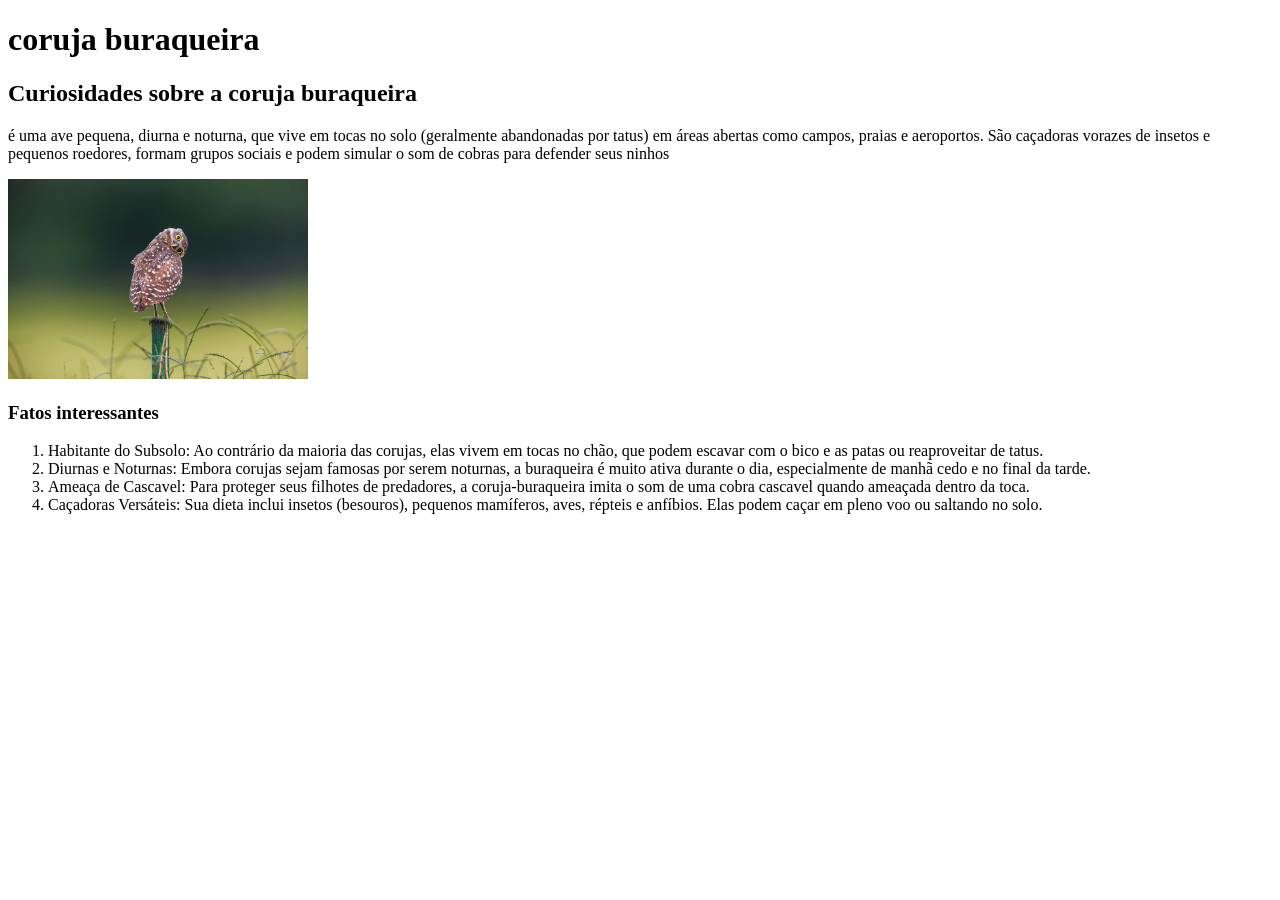
<file: index.html>
<!DOCTYPE html>
<html lang="pt-br">
<head>
    <meta charset="UTF-8">
    <meta name="viewport" content="width=device-width, initial-scale=1.0">
    <title>Curiosidades</title>
</head>
<body>
    <h1>coruja buraqueira</h1>
    <h2>Curiosidades sobre a coruja buraqueira</h2>
    <p>é uma ave pequena, diurna e noturna, que vive em tocas no solo (geralmente abandonadas por tatus) em áreas abertas como campos, praias e aeroportos. São caçadoras vorazes de insetos e pequenos roedores, formam grupos sociais e podem simular o som de cobras para defender seus ninhos</p>

    <img src="rolando-yera-R3khjVQvaQM-unsplash.jpg" alt="Imagem da coruja">

    <h3>Fatos interessantes</h3>
    <ol>
        <li>Habitante do Subsolo: Ao contrário da maioria das corujas, elas vivem em tocas no chão, que podem escavar com o bico e as patas ou reaproveitar de tatus.</li>
        <li>Diurnas e Noturnas: Embora corujas sejam famosas por serem noturnas, a buraqueira é muito ativa durante o dia, especialmente de manhã cedo e no final da tarde.</li>
        <li>Ameaça de Cascavel: Para proteger seus filhotes de predadores, a coruja-buraqueira imita o som de uma cobra cascavel quando ameaçada dentro da toca.</li>
        <li>Caçadoras Versáteis: Sua dieta inclui insetos (besouros), pequenos mamíferos, aves, répteis e anfíbios. Elas podem caçar em pleno voo ou saltando no solo.</li>
    </ol>

    <style>
        img {
            width: 300px;
            height: 200px;
        }
    </style>
</body>
</html>
</file>
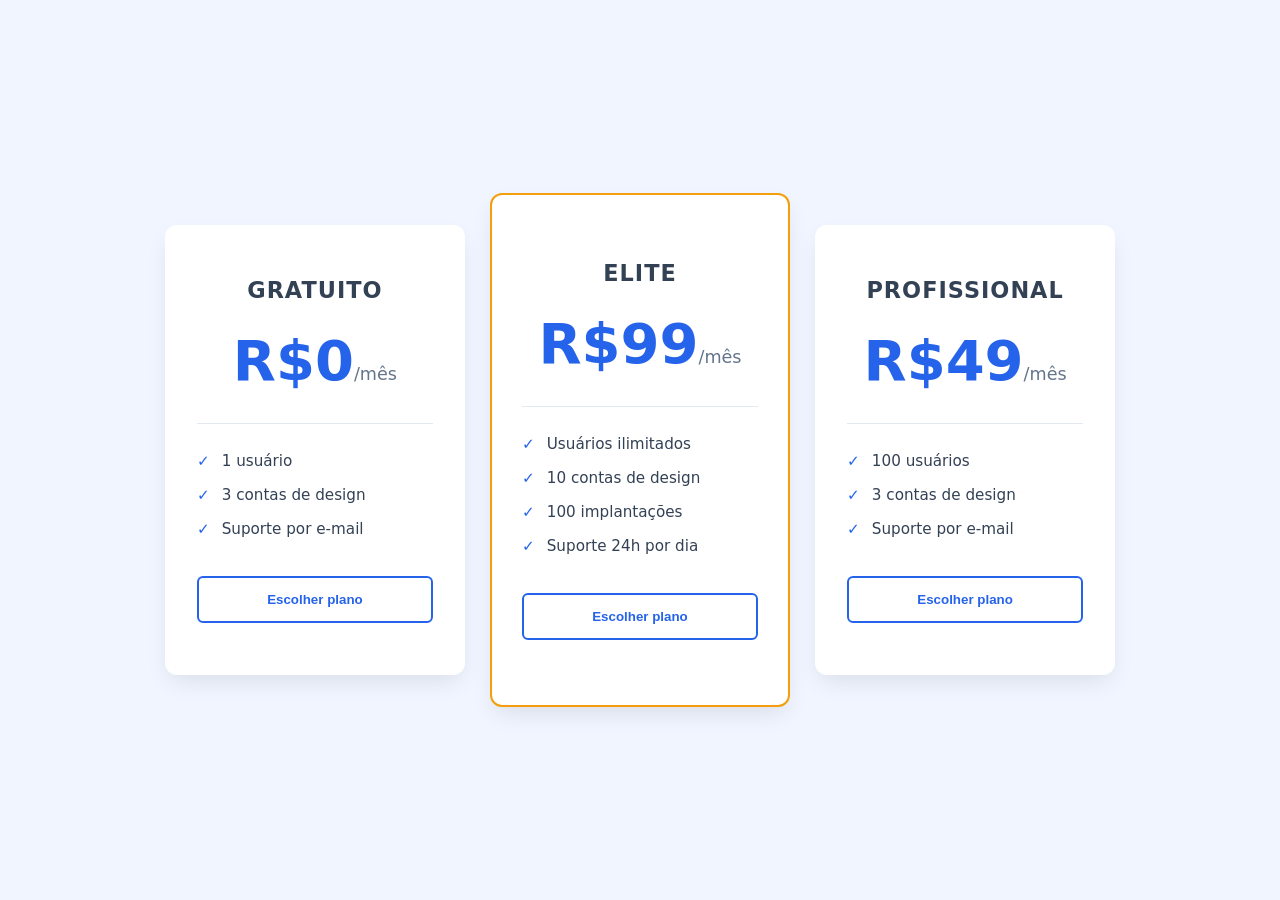
<file: cards/index.html>
<!DOCTYPE html>
<html lang="en">
<head>
    <meta charset="UTF-8">
    <meta name="viewport" content="width=device-width, initial-scale=1.0">
    <title>Cards de ofertas</title>
    <link rel="stylesheet" href="./cards.css">
</head>
<body>
    <main class="container">
        <section class="cards-wrapper">
            
            <article class="card">
                <h3>Gratuito</h3>
                <div class="preco">R$0<span>/mês</span></div>
                <ul>
                    <li>1 usuário</li>
                    <li>3 contas de design</li>
                    <li>Suporte por e-mail</li>
                </ul>
                <button type="button">Escolher plano</button>
            </article>

            <article class="card destaque">
                <h3>Elite</h3>
                <div class="preco">R$99<span>/mês</span></div>
                <ul>
                    <li>Usuários ilimitados</li>
                    <li>10 contas de design</li>
                    <li>100 implantações</li>
                    <li>Suporte 24h por dia</li>
                </ul>
                <button type="button">Escolher plano</button>
            </article>

            <article class="card">
                <h3>Profissional</h3>
                <div class="preco">R$49<span>/mês</span></div>
                <ul>
                    <li>100 usuários</li>
                    <li>3 contas de design</li>
                    <li>Suporte por e-mail</li>
                </ul>
                <button type="button">Escolher plano</button>
            </article>

        </section>
    </main>
</body>
</html>
</file>
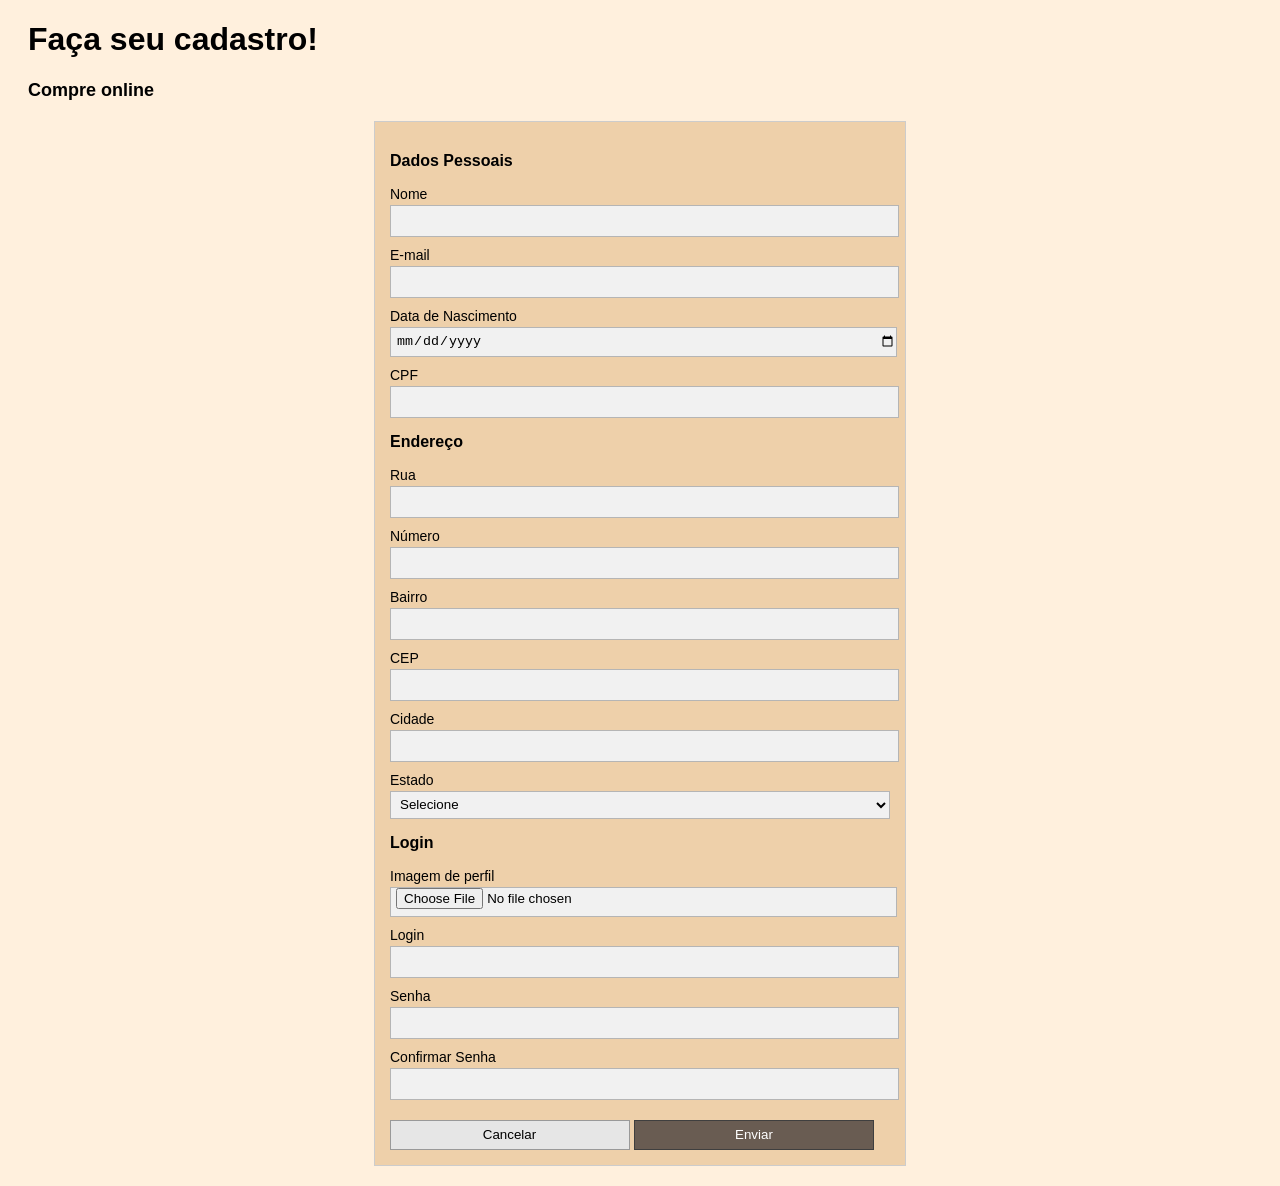
<file: forms/form-cadastro.html>
<!DOCTYPE html>
<html lang="pt-br">
<head>
    <meta charset="UTF-8">
    <meta name="viewport" content="width=device-width, initial-scale=1.0">
    <title>Document</title>
    <link rel="stylesheet" href="./css/form-cadastro.css">
</head>
<body>
    <h1>Faça seu cadastro!</h1>
    <h2>Compre online</h2>
    <form action="#">
        <div id="container">
    
            <h3>Dados Pessoais</h3>
    
            <div class="form-group">
                <label>Nome</label>
                <input type="text">
            </div>
    
            <div class="form-group">
                <label>E-mail</label>
                <input type="email">
            </div>
    
            <div class="form-group">
                <label>Data de Nascimento</label>
                <input type="date">
            </div>
    
            <div class="form-group">
                <label>CPF</label>
                <input type="text">
            </div>
    
            <h3>Endereço</h3>
    
            <div class="form-group">
                <label>Rua</label>
                <input type="text">
            </div>
    
            <div class="form-group">
                <label>Número</label>
                <input type="number">
            </div>
    
            <div class="form-group">
                <label>Bairro</label>
                <input type="text">
            </div>
    
            <div class="form-group">
                <label>CEP</label>
                <input type="text">
            </div>
    
            <div class="form-group">
                <label>Cidade</label>
                <input type="text">
            </div>
    
            <div class="form-group">
                <label>Estado</label>
                <select>
                    <option disabled selected>Selecione</option>
                    <option>Acre</option>
                    <option>Alagoas</option>
                    <option>Amapá</option>
                    <option>Amazonas</option>
                    <option>Bahia</option>
                    <option>Ceará</option>
                    <option>Distrito Federal</option>
                    <option>Espírito Santo</option>
                    <option>Goiás</option>
                    <option>Maranhão</option>
                    <option>Mato Grosso</option>
                    <option>Mato Grosso do Sul</option>
                    <option>Minas Gerais</option>
                    <option>Pará</option>
                    <option>Paraíba</option>
                    <option>Paraná</option>
                    <option>Pernambuco</option>
                    <option>Piauí</option>
                    <option>Rio de Janeiro</option>
                    <option>Rio Grande do Norte</option>
                    <option>Rio Grande do Sul</option>
                    <option>Rondônia</option>
                    <option>Roraima</option>
                    <option>Santa Catarina</option>
                    <option>São Paulo</option>
                    <option>Sergipe</option>
                    <option>Tocantins</option>
                </select>
            </div>
    
            <h3>Login</h3>

            <div class="form-group">
                <label>Imagem de perfil</label>
                <input type="file">
            </div>
    
            <div class="form-group">
                <label>Login</label>
                <input type="text">
            </div>
    
            <div class="form-group">
                <label>Senha</label>
                <input type="password">
            </div>
    
            <div class="form-group">
                <label>Confirmar Senha</label>
                <input type="password">
            </div>
    
            <div>
                <input type="reset" value="Cancelar">
                <input type="submit" value="Enviar">
            </div>
    
        </div>
    </form>
</body>
</html>
</file>
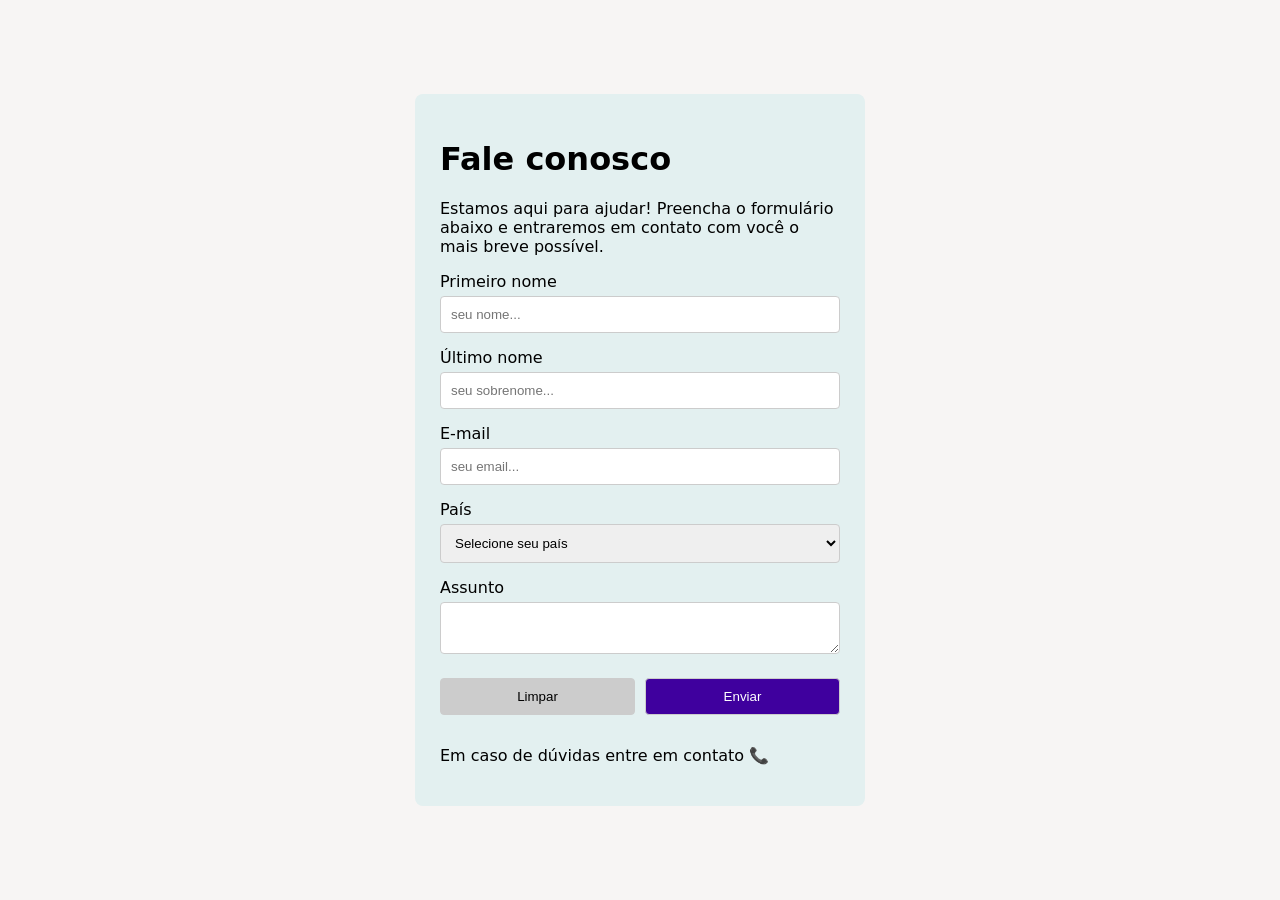
<file: forms/form-fale-conosco-flex.html>
<!DOCTYPE html>
<html lang="en">
<head>
    <meta charset="UTF-8">
    <meta name="viewport" content="width=device-width, initial-scale=1.0">
    <title>Fale conosco</title>
    <link rel="preconnect" href="https://fonts.googleapis.com" />
    <link rel="preconnect" href="https://fonts.gstatic.com" crossorigin />
    <link
      href="https://fonts.googleapis.com/css2?family=Boldonse&display=swap"
      rel="stylesheet"
    />
    <link rel="stylesheet" href="./css/fale-conosco.css">
</head>
<body>
    <div class="container">

    <header>
        <h1>Fale conosco</h1>
        <p>Estamos aqui para ajudar! Preencha o formulário abaixo e entraremos em contato com você o mais breve possível.</p>
    </header>

    <form action="#">
        <div class="form-group">
            <label for="last_name">Primeiro nome</label>
            <input 
            type="text" 
            id="name" 
            name="name" 
            placeholder="seu nome..."
            required
            maxlength="10"
            minlength="2"
            >
        </div>

        <div class="form-group">
            <label for="">Último nome</label>
            <input 
            type="text" 
            id="lest_name" 
            name="lest_name" 
            placeholder="seu sobrenome..."
            required
            maxlength="10"
            minlength="2"
            >
        </div>

        <div class="form-group">
            <label for="">E-mail</label>
        <input 
        type="email" 
        name="email" 
        id="email"
        placeholder="seu email..."
        required
        maxlength="60"
        minlength="2"
        >
        </div>

        <div class="form-group">
            <label for="">País</label>
            <select name="pais" id="pais">
                <option disabled selected>Selecione seu país</option>
                <option value="">Brasil</option>
                <option value="">Argentina</option>
                <option value="">Venezuela</option>
            </select>
        </div>

        <div class="form-group">
            <label for="">Assunto</label>
            <textarea 
            name="message" 
            id="message" 
            placeholder="Escreva aqui"
            required
            maxlength="500"
            >
        </textarea>
        </div>

        <div class="btn-container">
            <input type="reset" value="Limpar">
            <input type="submit" value="Enviar">
        </div>

        <footer class="footer-contact">
            <p>Em caso de dúvidas entre em contato 📞</p>
        </footer>
    </form>
    </div>
</body>
</html>
</file>
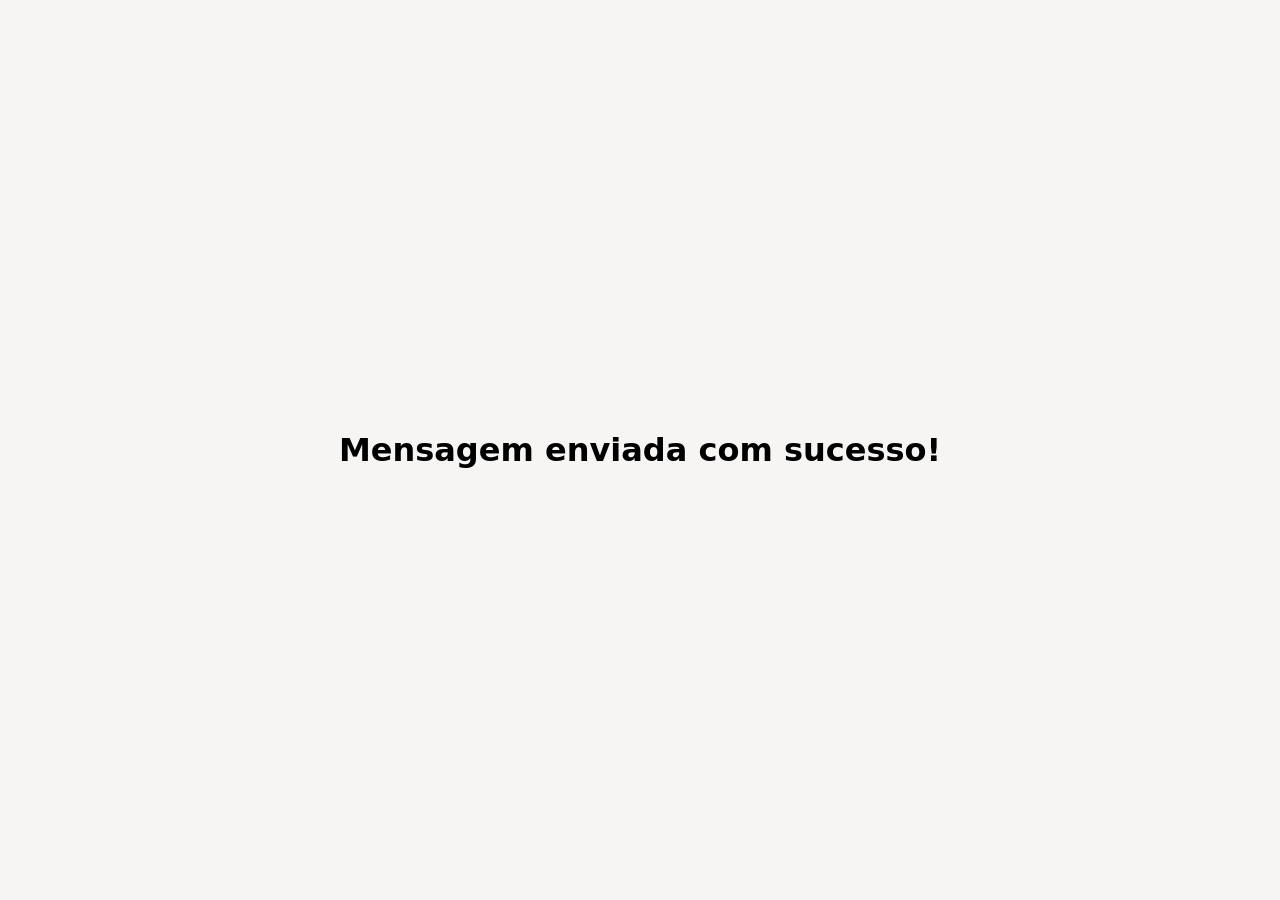
<file: forms/send-message.html>
<!DOCTYPE html>
<html lang="pt-br">
<head>
    <meta charset="UTF-8">
    <meta name="viewport" content="width=device-width, initial-scale=1.0">
    <title>Mensagem Enviada</title>
    <link rel="preconnect" href="https://fonts.googleapis.com" />
    <link rel="preconnect" href="https://fonts.gstatic.com" crossorigin />
    <link
      href="https://fonts.googleapis.com/css2?family=Boldonse&display=swap"
      rel="stylesheet"
    />
    <link rel="stylesheet" href="css/fale-conosco.css">
</head>
<body>
    <h1>Mensagem enviada com sucesso!</h1>
</body>
</html>
</file>
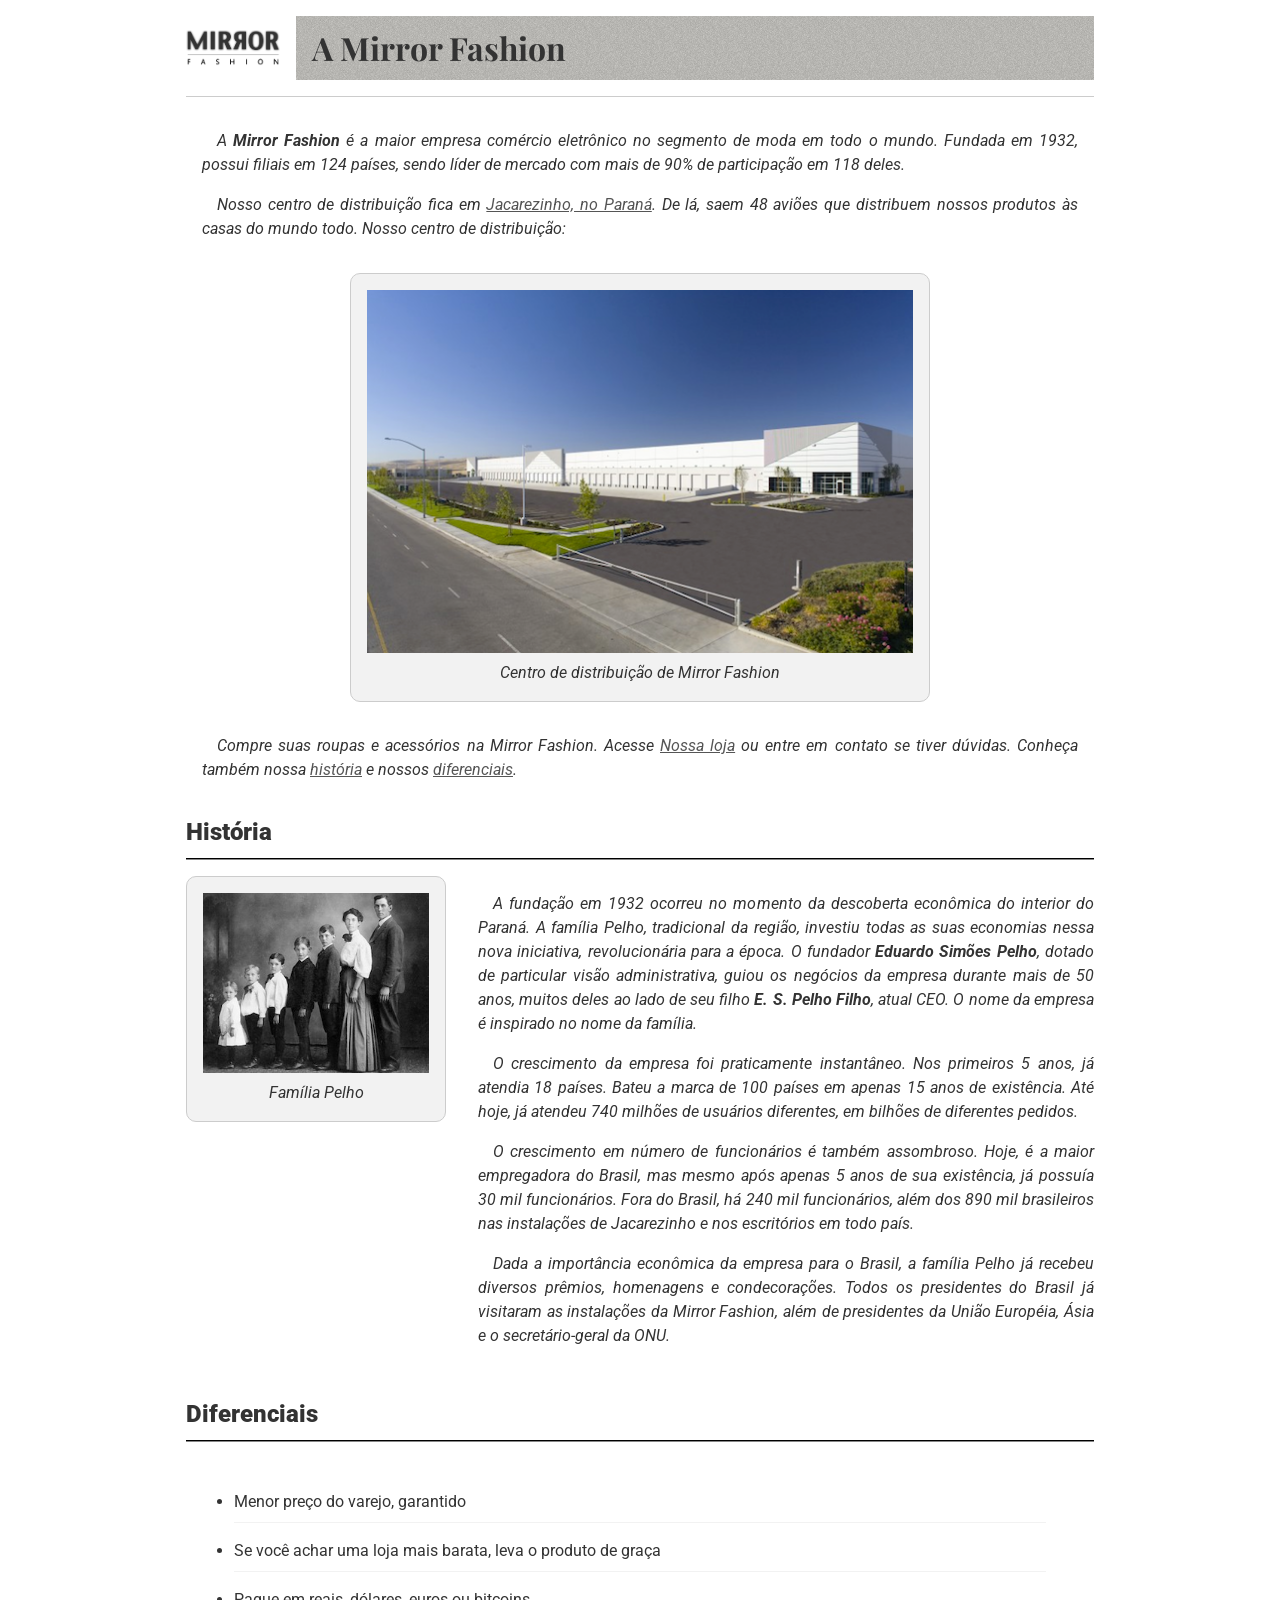
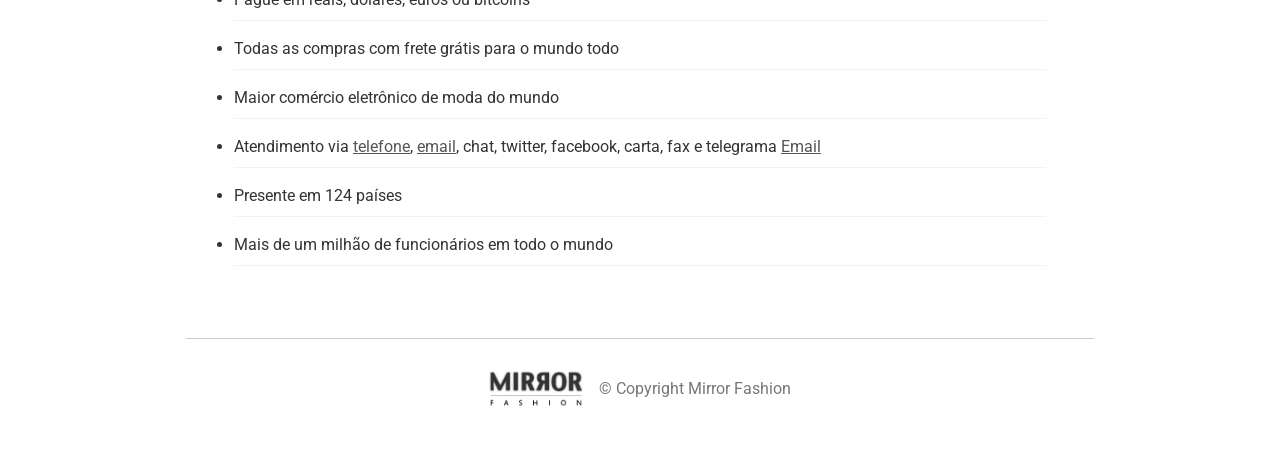
<file: html basico/about-us.html>
<!DOCTYPE html>
<html lang="pt-br">
<head>
    <meta charset="UTF-8">
    <meta name="viewport" content="width=device-width, initial-scale=1.0">
    <title>Mirror Fashion</title>
    <link rel="stylesheet" href="css/reset.css">
    <link rel="stylesheet" href="./css/about.css">
    <link rel="preconnect" href="https://fonts.googleapis.com">
    <link rel="preconnect" href="https://fonts.gstatic.com" crossorigin>
    <link href="https://fonts.googleapis.com/css2?family=Caprasimo&family=Cause:wght@100..900&family=Playfair+Display:ital,wght@0,400..900;1,400..900&family=Roboto:ital,wght@0,100..900;1,100..900&display=swap" rel="stylesheet">
</head>
<body>
    
    <!-- componente cabecalho -->
    <header class="header">
        <img src="./img/logo.png" alt="Logomarca Mirror Fashion" class="header_logo">
        <h1 class="header_title">A Mirror Fashion</h1>
    </header>

    <!-- componente introducao -->
    <main class="intro">
        <p class="intro_text">A <strong>Mirror Fashion</strong> é a maior empresa comércio eletrônico no segmento de moda em todo o mundo.
            Fundada em 1932, possui filiais em 124 países, sendo líder de mercado com mais de 90% de
            participação em 118 deles.</p>

        <p class="intro_text">Nosso centro de distribuição fica em <a
            target="_blank"
            title="Google Maps"
            href="https://www.google.com.br/maps?q=Jacarezinho">Jacarezinho, no Paraná</a>. De lá, saem 48 aviões que
            distribuem nossos produtos às casas do mundo todo. Nosso centro de distribuição:</p>

        <figure class="intro_figure">
            <img src="./img/centro-distribuicao.png" alt="centro de distribuição" class="intro_figure-image">
            <figcaption class="intro_figure-caption">Centro de distribuição de Mirror Fashion</figcaption>
        </figure>

        <p class="intro_text">Compre suas roupas e acessórios na Mirror Fashion. Acesse <a href="index.html">Nossa loja</a> ou entre em contato
            se tiver dúvidas. Conheça também nossa <a href="">história</a> e nossos <a href="">diferenciais</a>.</p>
    </main>

    <!-- componente historia -->
    <article class="history">
        <header class="history_header">
            <h2 class="history_title">História</h2>
        </header>

        <section class="history_content">
            <figure class="history_figure">
                <img src="./img/familia-pelho.jpg" alt="Família sombria" class="history_figure-image">
                <figcaption class="history_figure-caption">Família Pelho</figcaption>
            </figure>

            <div class="history_text">
                <p>A fundação em 1932 ocorreu no momento da descoberta econômica do interior do Paraná. A
                família Pelho, tradicional da região, investiu todas as suas economias nessa nova iniciativa,
                revolucionária para a época. O fundador <strong><em>Eduardo Simões Pelho</em></strong>, dotado de particular visão
                administrativa, guiou os negócios da empresa durante mais de 50 anos, muitos deles ao lado
                de seu filho <strong><em>E. S. Pelho Filho</em></strong>, atual CEO. O nome da empresa é inspirado no nome da família.</p>

                <p>O crescimento da empresa foi praticamente instantâneo. Nos primeiros 5 anos, já atendia 18 países.
                Bateu a marca de 100 países em apenas 15 anos de existência. Até hoje, já atendeu 740 milhões
                de usuários diferentes, em bilhões de diferentes pedidos.</p>

                <p>O crescimento em número de funcionários é também assombroso. Hoje, é a maior empregadora do
                Brasil, mas mesmo após apenas 5 anos de sua existência, já possuía 30 mil funcionários. Fora do
                Brasil, há 240 mil funcionários, além dos 890 mil brasileiros nas instalações de Jacarezinho e
                nos escritórios em todo país.</p>

                <p>Dada a importância econômica da empresa para o Brasil, a família Pelho já recebeu diversos prêmios,
                homenagens e condecorações. Todos os presidentes do Brasil já visitaram as instalações da Mirror
                Fashion, além de presidentes da União Européia, Ásia e o secretário-geral da ONU.</p>
            </div>
        </section>
    </article>

    <!-- componente diferenciais -->
    <article class="differentials">
        <header class="differentials_header">
            <h2 class="differentials_title" id="diferenciais">Diferenciais</h2>
        </header>

        <section class="differentials_content">
            <ul class="differentials_list">
                <li class="differentials_item">Menor preço do varejo, garantido</li>
                <li class="differentials_item">Se você achar uma loja mais barata, leva o produto de graça</li>
                <li class="differentials_item">Pague em reais, dólares, euros ou bitcoins</li>
                <li class="differentials_item">Todas as compras com frete grátis para o mundo todo</li>
                <li class="differentials_item">Maior comércio eletrônico de moda do mundo</li>
                <li class="differentials_item">
                    Atendimento via <a href="tel:+553536298400">telefone</a>,
                    <a href="mailto:loja@loja.com">email</a>, chat, twitter, facebook, carta, fax e
                    telegrama
                    <a href="mailto:loja@gdgdg.com">Email</a>
                </li>
                <li class="differentials_item">Presente em 124 países</li>
                <li class="differentials_item">Mais de um milhão de funcionários em todo o mundo</li>
            </ul>
        </section>
    </article>

    <!-- componente rodape -->
    <footer class="footer">
        <div class="footer_container">
            <img src="img/logo.png" alt="Logomarca da loja" class="footer_logo">
            <p class="footer_text">
                &copy; Copyright Mirror Fashion
            </p>
        </div>
    </footer>

    </body>
</html>
</file>
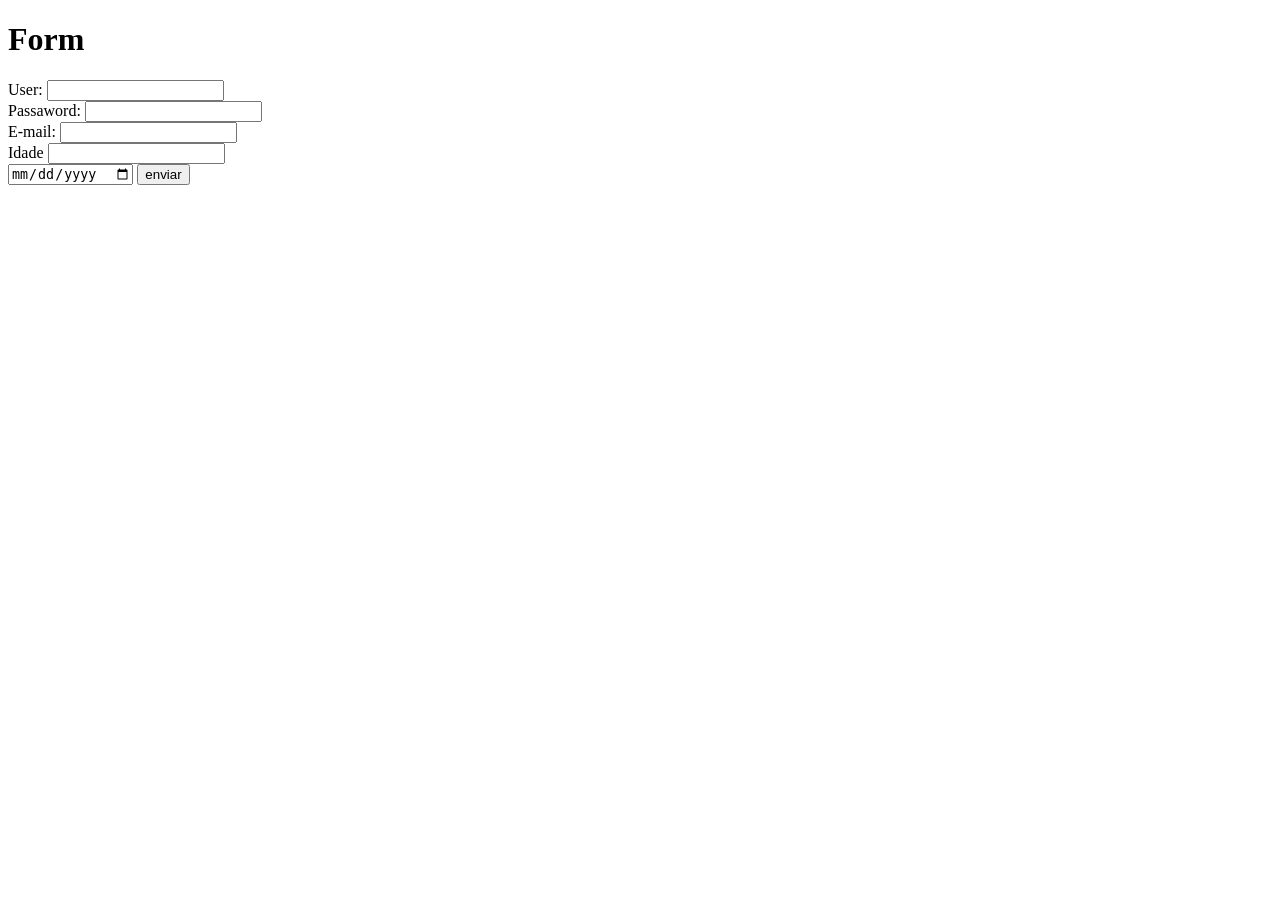
<file: html basico/form.html>
<!DOCTYPE html>
<html lang="en">
<head>
    <meta charset="UTF-8">
    <meta name="viewport" content="width=device-width, initial-scale=1.0">
    <title>Document</title>
</head>
<body>
    <h1>Form</h1>
    <form action="post">
        <label for="user">User:</label>
        <input type="text" name="use">
        <br>
        <label for="pass">Passaword:</label>
        <input type="password" name="senha" id="">
        <br>
        <label for="">E-mail:</label>
        <input type="email" name="email" id="">
        <br>
        <label for="idade">Idade</label>
        <input type="number" name="" id="">
        <br>
        <label for="dtn"></label>
        <input type="date" name="dtn" id="">
        <input type="submit" value="enviar">
    </form>
</body>
</html>
</file>
<file: cards/cards.css>
:root {
    --bg-page: #f0f5ff;
    --bg-card: #ffffff;
    --primary: #2563eb;
    --accent: #f59e0b;
    --text-main: #334155;
    --text-light: #64748b;
    --border-gray: #e2e8f0;
}

* {
    margin: 0;
    padding: 0;
    box-sizing: border-box;
}

body {
    font-family: 'Segoe UI', system-ui, sans-serif;
    background-color: var(--bg-page);
    min-height: 100vh;
    display: flex;
    justify-content: center;
    align-items: center;
}

.container {
    max-width: 1000px;
    text-align: center;
}

.card {
    background-color: var(--bg-card);
    width: 300px;
    display: inline-block;
    vertical-align: middle;
    margin: 0 10px;
    padding: 50px 30px;
    border-radius: 12px;
    box-shadow: 0 10px 25px -5px rgba(0, 0, 0, 0.1);
    border: 2px solid transparent;
    transition: transform 0.2s;
}

.destaque {
    border-color: var(--accent);
    padding: 65px 30px;
    position: relative;
    z-index: 1;
}

h3 {
    color: var(--text-main);
    font-size: 1.4rem;
    margin-bottom: 25px;
    text-transform: uppercase;
    letter-spacing: 1px;
}

.preco {
    color: var(--primary);
    font-size: 3.5rem;
    font-weight: 800;
    margin-bottom: 25px;
}

.preco span {
    font-size: 1.1rem;
    color: var(--text-light);
    font-weight: normal;
}

ul {
    list-style: none;
    text-align: left;
    margin: 30px 0;
    border-top: 1px solid var(--border-gray);
    padding-top: 20px;
}

ul li {
    padding: 8px 0;
    color: var(--text-main);
    font-size: 0.95rem;
    display: flex;
    align-items: center;
}

ul li::before {
    content: "✓";
    margin-right: 12px;
    color: var(--primary);
    font-weight: bold;
}

button {
    width: 100%;
    padding: 14px;
    background-color: transparent;
    border: 2px solid var(--primary);
    color: var(--primary);
    border-radius: 6px;
    font-weight: bold;
    cursor: pointer;
    transition: all 0.3s;
}

button:hover {
    background-color: var(--primary);
    color: white;
}
</file>
<file: forms/css/form-cadastro.css>
:root {
    --fundo: #eed0aa;
    --campo: #f1f1f1;
    --borda: #b5b5b5;
    
    --btn-cancelar: #e6e6e6;
    --btn-enviar: #695c52;
}

body {
    font-family: Arial, sans-serif;
    background-color: #fff0dd;
}

#container {
    width: 500px;
    margin: 20px auto;
    background-color: var(--fundo);
    padding: 15px;
    border: 1px solid #ccc;
}

h1 {
    margin-left: 20px;
}

h2 {
    margin-left: 20px;
    font-size: 18px;
}

h3 {
    margin-top: 15px;
    font-size: 16px;
}

.form-group {
    margin-bottom: 10px;
}

label {
    display: block;
    font-size: 14px;
    margin-bottom: 3px;
}

input, select {
    width: 100%;
    height: 28px;
    background-color: var(--campo);
    border: 1px solid var(--borda);
    padding-left: 5px;
}

input[type="submit"],
input[type="reset"] {
    width: 48%;
    height: 30px;
    margin-top: 10px;
    cursor: pointer;
}
input[type="submit"] {
    background-color: var(--btn-enviar);
    color: white;
    border: 1px solid #3f3f3f;
}

input[type="reset"] {
    background-color: var(--btn-cancelar);
    border: 1px solid #999;
}

input[type="submit"]:hover {
    background-color: #46403b;
}
input[type="reset"]:hover {
    background-color: #ccc;
}
</file>
<file: forms/css/fale-conosco.css>
:root {
    --bg: #f7f5f4;
    --container: #e3f0f0;
    --primary: #4CAF50;
    --radius: 8px;
    --btn-submit: #3f009e;
    --btn-reset: #ccc;
}

body {
    font-family: system-ui, sans-serif;
    background: var(--bg);
    display: grid;
    place-items: center;
    min-height: 100vh;
    margin: 0;
}

.container {
    background: var(--container);
    padding: 25px;
    border-radius: var(--radius);
    max-width: 400px;
    width: 100%;
}

input, select, textarea {
    width: 100%;
    padding: 10px;
    margin: 5px 0 15px;
    border: 1px solid #ccc;
    border-radius: 4px;
    box-sizing: border-box;
}

.btn-container {
    display: flex;
    gap: 10px;
}

.btn {
    flex: 1;
    padding: 10px;
    border: none;
    border-radius: 4px;
    font-weight: bold;
    cursor: pointer;
}

.btn-primary { 
    background: var(--primary); 
    color: white; 
}

.btn-reset { 
    background: #e0e0e0; 
}

.btn:hover { 
    opacity: 0.8; 
}

[type="submit"] {
    background-color: var(--btn-submit);
    color: white;
}
[type="reset"] {
    background-color: var(--btn-reset);
}
</file>
<file: html basico/css/about.css>
:root {
    --font-default: "Roboto", sans-serif;
    --font-principal-title: "Playfair Display", serif;
    --font-secondary-title: "Roboto", sans-serif;
    --font-secondary-title-weight: 900;
    --font-size-small: 0.8rem;

    /*paleta de cores*/
    --color-primary: #333;
    --color-bkg-figures: #f2f2f2;
    --color-border: #ccc;
    --color-base-footer: #777;
    --color-link: #555;

    /*tamanho de imagens*/
    --logo-width: 94px;

    /*Espaçamento*/
    --space-1: 8px;
    --space-2: 16px;
    --space-3: 32px;

    /*Border-radius*/
    --border-width: 1px;
    --border-radius: 10px;

    /*Layout*/
    --max-width: 940px;
}

body {
    color: var(--color-primary);
    font-family: var(--font-default);
    max-width: var(--max-width);
    width: 100%;
    margin-left: auto;
    margin-right: auto;
    padding: 0 var(--space-2);
}

/* ===== Componente: header ===== */
.header {
    display: flex;
    align-items: center;
    gap: var(--space-2);
    padding: var(--space-2) 0;
    border-bottom: var(--border-width) solid var(--color-border);
    margin-bottom: var(--space-3);
}

.header_logo {
    width: var(--logo-width);
}

.header_title {
    background-image: url(../img/sobre-background.jpg);
    padding: var(--space-1) var(--space-2);
    font-family: var(--font-principal-title);
    flex: 1;
}

/* ===== Componente: intro ===== */
.intro {
    margin-bottom: var(--space-3);
}

.intro_text {
    font-style: italic;
    margin: var(--space-2) 0;
    padding: 0 var(--space-2);
    text-indent: 15px;
    text-align: justify;
}

.intro_text a {
    color: var(--color-link);
    text-decoration: underline;
}

.intro_figure {
    background-color: var(--color-bkg-figures);
    border: var(--border-width) solid var(--color-border);
    border-radius: var(--border-radius);
    text-align: center;
    padding: var(--space-2);
    margin: var(--space-3) auto;
    max-width: 580px;
}

.intro_figure-caption {
    font-style: italic;
    margin-top: var(--space-1);
    font-family: var(--font-secondary-title);
}

/* ===== Componente: history ===== */
.history {
    margin-bottom: var(--space-3);
}

.history_title {
    border-bottom: 2px groove #333333;
    margin-top: var(--space-3);
    font-family: var(--font-secondary-title);
    font-weight: var(--font-secondary-title-weight);
    padding-bottom: var(--space-1);
}

.history_content {
    display: flex;
    gap: var(--space-3);
    align-items: flex-start;
    margin-top: var(--space-2);
}

.history_figure {
    background-color: var(--color-bkg-figures);
    border: var(--border-width) solid var(--color-border);
    border-radius: var(--border-radius);
    text-align: center;
    padding: var(--space-2);
    flex-shrink: 0;
    max-width: 260px;
}

.history_figure-caption {
    font-style: italic;
    margin-top: var(--space-1);
    font-family: var(--font-secondary-title);
}

.history_text {
    flex: 1;
}

.history_text p {
    font-style: italic;
    margin: var(--space-2) 0;
    text-indent: 15px;
    text-align: justify;
}

/* ===== Componente: differentials ===== */
.differentials {
    margin-bottom: var(--space-3);
}

.differentials_title {
    border-bottom: 2px groove #333333;
    margin-top: var(--space-3);
    font-family: var(--font-secondary-title);
    font-weight: var(--font-secondary-title-weight);
    padding-bottom: var(--space-1);
}

.differentials_content {
    padding: var(--space-2);
}

.differentials_list {
    padding: var(--space-2) var(--space-3);
}

.differentials_item {
    margin: var(--space-1) 0;
    padding: var(--space-1) 0;
    border-bottom: var(--border-width) solid var(--color-bkg-figures);
    list-style-type: disc;
}

.differentials_item a {
    color: var(--color-link);
    text-decoration: underline;
}

/* ===== Componente: footer ===== */
.footer {
    margin: var(--space-3) 0;
    padding: var(--space-3) 0;
    color: var(--color-base-footer);
    border-top: var(--border-width) solid var(--color-border);
}

.footer_container {
    display: flex;
    align-items: center;
    gap: var(--space-2);
    justify-content: center;
}

.footer_logo {
    width: var(--logo-width);
}
</file>
